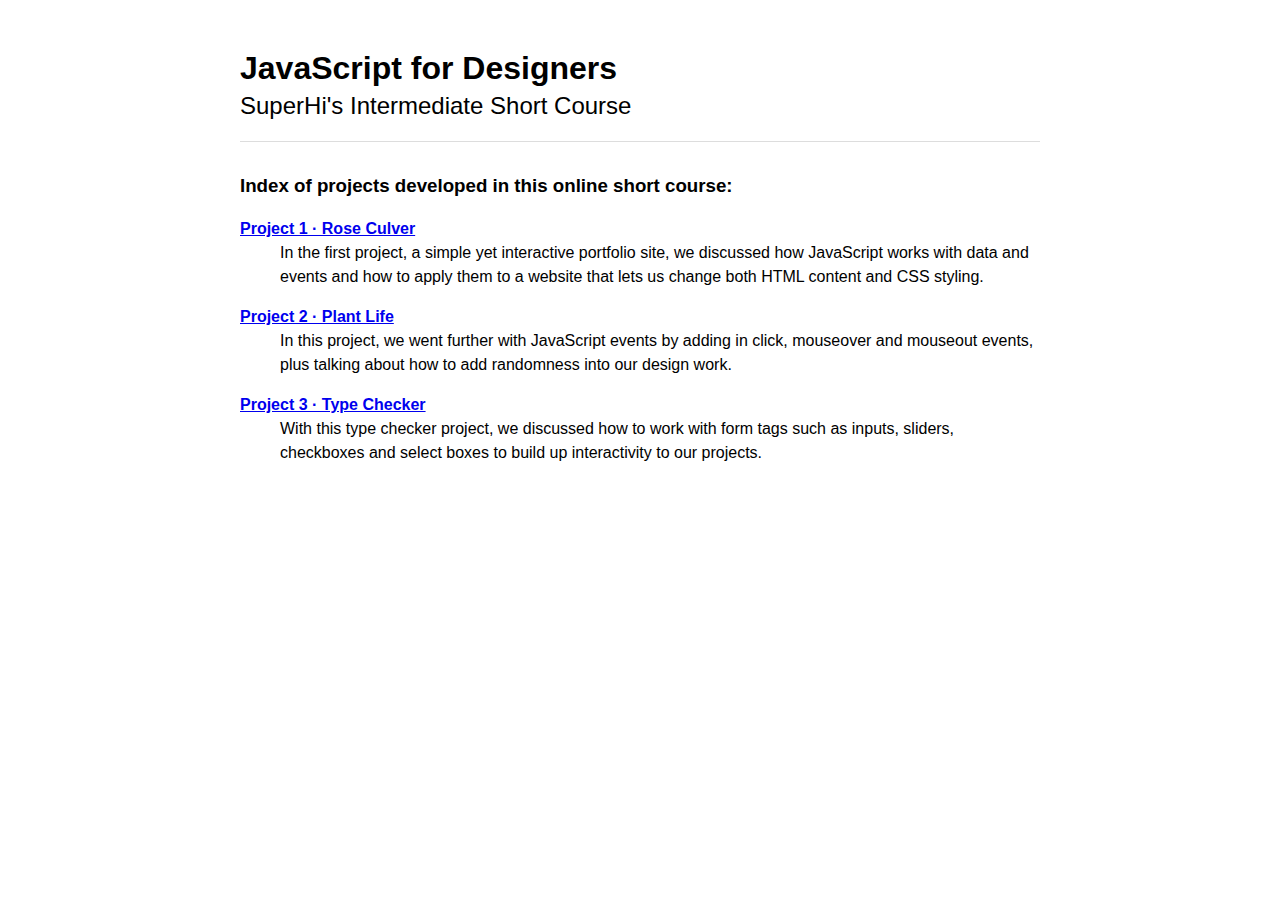
<file: index.html>
<!doctype html>
<html lang="en">
  <head>
    <meta charset="utf-8">
    <title>JavaScript for Designers Course</title>
    <meta name="description" content="Index of projects developed in the SuperHi's online short course: JavaScript for Designers.">
    <meta name="viewport" content="width=device-width, initial-scale=1">

    <style>
      body {
        font-family: Arial, Helvetica, sans-serif;
        line-height: 1.5;
      }
      h1, h2, h3 {
        line-height: 1.3;
      }
      h1 {
        margin-bottom: 0;
      }
      h2 {
        margin-top: 0;
        font-weight: 400;
      }
      header {
        border-bottom: 1px solid #ddd;
        margin: 3em 0 2em;
      }
      main {
        max-width: 800px;
        margin: 0 auto;
      }
      dd {
        margin-bottom: 1em;
      }
    </style>
  </head>

  <body>
    <main>
      <header>
        <h1>JavaScript for Designers
        <h2>SuperHi's Intermediate Short Course</h2>
      </header>

      <section>
        <h3>Index of projects developed in this online short course:</h3>
        <dl>
          <dt><strong><a href="project1-rose-culver/index.html">Project 1 · Rose Culver</a></strong></dt>
          <dd>In the first project, a simple yet interactive portfolio site, we discussed how JavaScript works with data and events and how to apply them to a website that lets us change both HTML content and CSS styling.</dd>

          <dt><strong><a href="project2-plant-life/index.html">Project 2 · Plant Life</a></strong></dt>
          <dd>In this project, we went further with JavaScript events by adding in click, mouseover and mouseout events, plus talking about how to add randomness into our design work.</dd>

          <dt><strong><a href="project3-type-checker/index.html">Project 3 · Type Checker</a></strong></dt>
          <dd>With this type checker project, we discussed how to work with form tags such as inputs, sliders, checkboxes and select boxes to build up interactivity to our projects.</dd>
        </dl>
      </section>
    </main>
  </body>
</file>
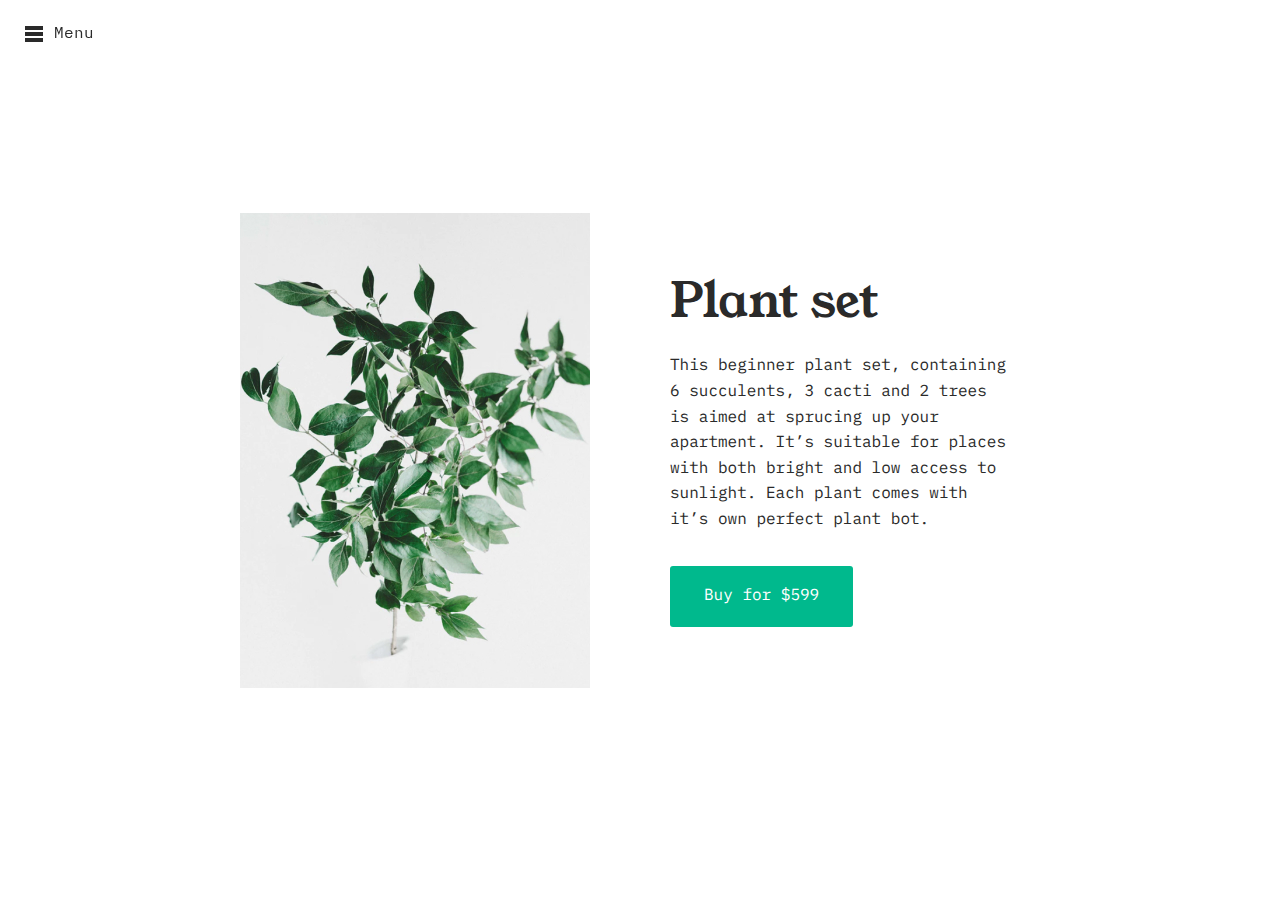
<file: plant-life/index.html>
<!doctype html>
<html lang="en">
  <head>
    <meta charset="utf-8">
    <title>Plant Life</title>
    <meta name="description" content="Project 2 of the SuperHi's online short course JavaScript for Designers.">
    <meta name="viewport" content="width=device-width, initial-scale=1">
    <link rel="stylesheet" href="style.css">
  </head>

  <body>
    <nav>
      <button class="menu-button" aria-haspopup="menu" aria-controls="main-navigation">
        <img src="assets/menu.svg" alt="" aria-hidden="true">
        Menu
      </button>
      <ul id="main-navigation">
        <li><a href="shop.html">Shop</a></li>
        <li><a href="about.html">About</a></li>
        <li><a href="help.html">Help</a></li>
        <li><a href="blog.html">Blog</a></li>
      </ul>
    </nav>

    <main>
      <section>
        <div class="images-slides">
          <img src="assets/plant1.jpg" srcset="assets/plant1.jpg, assets/plant1-2x.jpg 2x" alt="">
          <img src="assets/plant2.jpg" srcset="assets/plant2.jpg, assets/plant2-2x.jpg 2x" alt="">
          <img src="assets/plant3.jpg" srcset="assets/plant3.jpg, assets/plant3-2x.jpg 2x" alt="">
          <img src="assets/plant4.jpg" srcset="assets/plant4.jpg, assets/plant4-2x.jpg 2x" alt="">
          <img src="assets/plant5.jpg" srcset="assets/plant5.jpg, assets/plant5-2x.jpg 2x" alt="">
        </div>

        <div class="content">
          <h1>Plant set</h1>
          <p>This beginner plant set, containing 6 succulents, 3 cacti and 2 trees is aimed at sprucing up your apartment. It’s suitable for places with both bright and low access to sunlight. Each plant comes with it’s own perfect plant bot.</p>
          <a href="shop.html" class="button">Buy for $599</a>
        </div>
      </section>
    </main>

    <script src="menu.js"></script>
    <script src="images-slides.js"></script>
  </body>
</html>
</file>
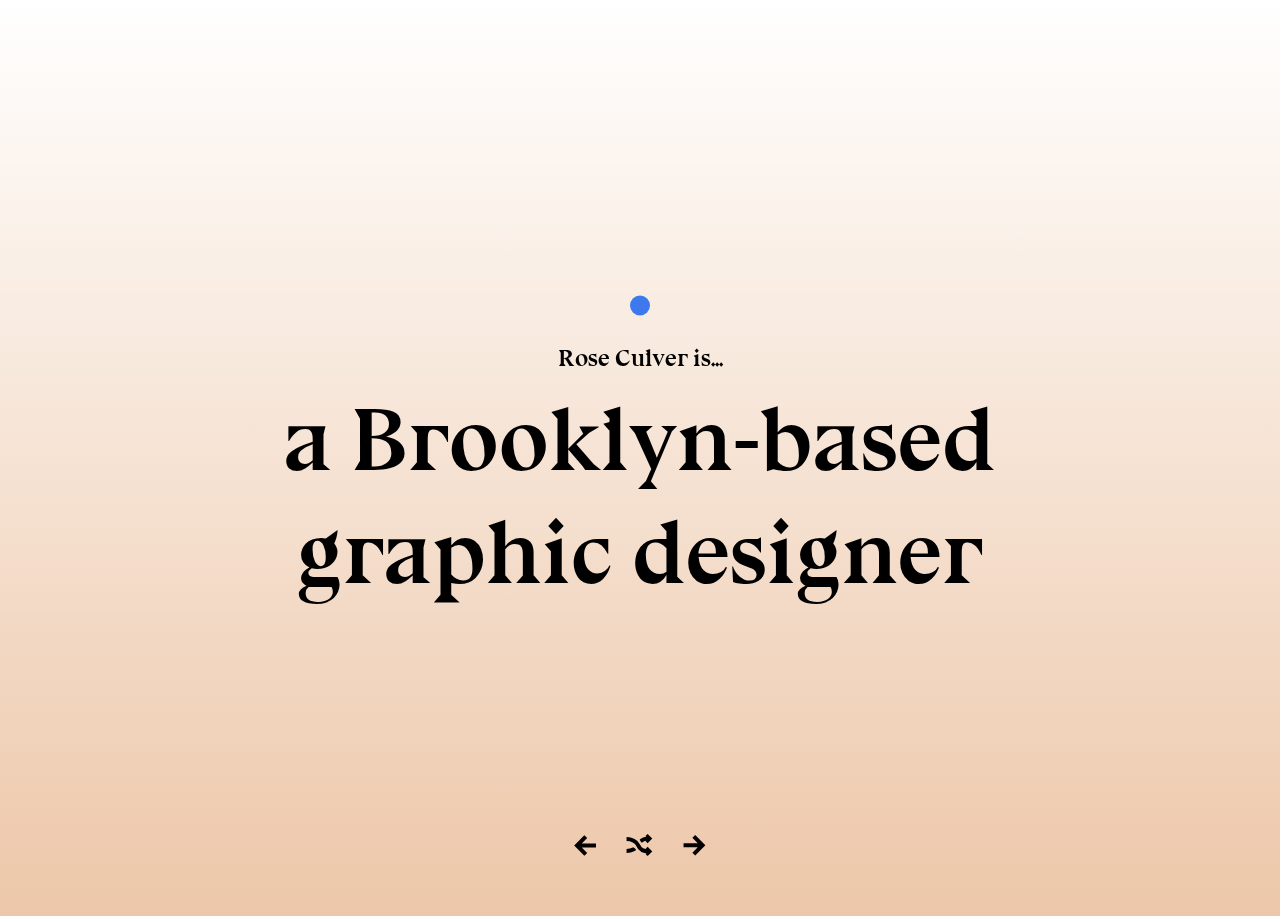
<file: project1-rose-culver/index.html>
<!doctype html>
<html lang="en">
  <head>
    <meta charset="utf-8">
    <title>Rose Culver</title>
    <meta name="description" content="Project 1 of the SuperHi short course JavaScript for Designers.">
    <meta name="viewport" content="width=device-width, initial-scale=1">
    <link rel="stylesheet" href="style.css">
  </head>

  <body>
    <section>
      <span class="circle"></span>
      <h1>Rose Culver is...</h1>
      <h2>a Brooklyn-based graphic designer</h2>
    </section>

    <footer>
      <button><img class="prev" src="assets/prev.svg" alt="Go to previous slide"></button>
      <button><img class="random" src="assets/random.svg" alt="Go to a random slide"></button>
      <button><img class="next" src="assets/next.svg" alt="Go to next slide"></button>
    </footer>

    <script src="slides.js"></script>
  </body>
</html>
</file>
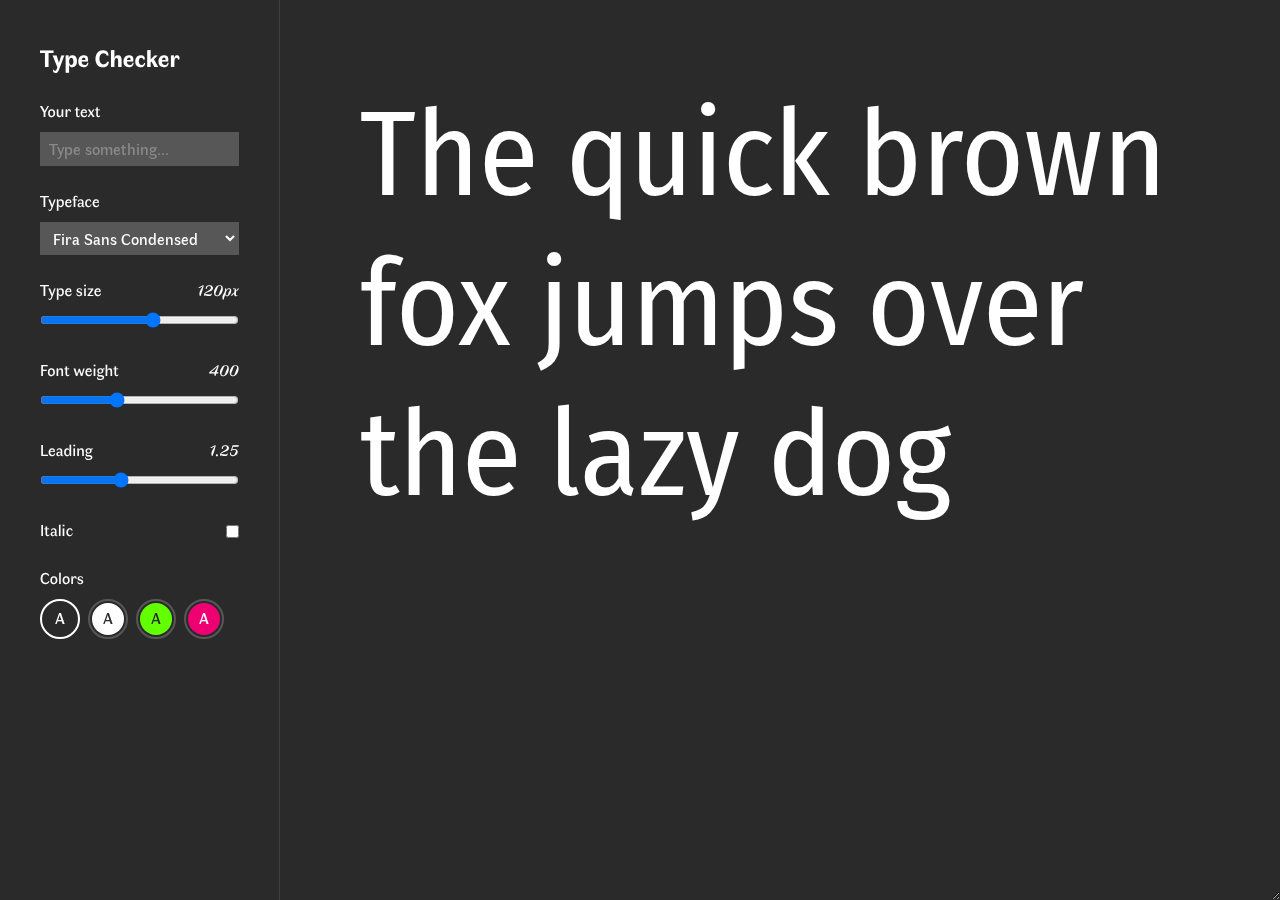
<file: project3-type-checker/index.html>
<!doctype html>
<html lang="en">
  <head>
    <meta charset="utf-8">
    <title>Type Checker</title>
    <meta name="description" content="Project 3 of the SuperHi's online short course JavaScript for Designers.">
    <meta name="viewport" content="width=device-width, initial-scale=1">
    <link rel="stylesheet" href="style.css">
    <link rel="preconnect" href="https://fonts.googleapis.com">
    <link rel="preconnect" href="https://fonts.gstatic.com" crossorigin>
    <link href="https://fonts.googleapis.com/css2?family=Fira+Sans+Condensed:ital,wght@0,100;0,200;0,300;0,400;0,500;0,600;0,700;0,800;0,900;1,100;1,200;1,300;1,400;1,500;1,600;1,700;1,800;1,900&family=Prompt:ital,wght@0,100;0,200;0,300;0,400;0,500;0,600;0,700;0,800;0,900;1,100;1,200;1,300;1,400;1,500;1,600;1,700;1,800;1,900&family=Taviraj:ital,wght@0,100;0,200;0,300;0,400;0,500;0,600;0,700;0,800;0,900;1,100;1,200;1,300;1,400;1,500;1,600;1,700;1,800;1,900&family=Tomorrow:ital,wght@0,100;0,200;0,300;0,400;0,500;0,600;0,700;0,800;0,900;1,100;1,200;1,300;1,400;1,500;1,600;1,700;1,800;1,900&display=swap" rel="stylesheet">
  </head>

  <body>
    <section class="options">
      <h1>Type Checker</h1>

      <div class="option">
        <label for="text-input">Your text</label>
        <input id="text-input" type="text" name="sentence" placeholder="Type something...">
      </div>

      <div class="option">
        <label for="typeface-select">Typeface</label>
        <select id="typeface-select" name="typeface">
          <option value="Fira Sans Condensed, sans-serif">Fira Sans Condensed</option>
          <option value="Prompt, sans-serif">Prompt</option>
          <option value="Taviraj, serif">Taviraj</option>
          <option value="Tomorrow, sans-serif">Tomorrow</option>
        </select>
      </div>

      <div class="option">
        <label for="type-size-range">Type size <span class="type-size-current-value">120px</span></label>
        <input id="type-size-range" type="range" name="type-size" min="12" max="200" value="120">
      </div>

      <div class="option">
        <label for="font-weight-range">Font weight <span class="font-weight-current-value">400</span></label>
        <input id="font-weight-range" type="range" name="font-weight" min="100" max="900" value="400" step="100">
      </div>

      <div class="option">
        <label for="line-height-range">Leading <span class="line-height-current-value">1.25</span></label>
        <input id="line-height-range" type="range" name="line-height" min="0.75" max="2" value="1.25" step="0.25">
      </div>

      <div class="option option-checkbox">
        <label for="italic-checkbox">Italic</label>
        <input id="italic-checkbox" type="checkbox" name="italic">
      </div>

      <div class="option">
        <label for="colors">Colors</label>
        <div id="colors">
          <button aria-label="Dark gray background" aria-current="true">
            <div class="button-colors" style="background-color: #2a2a2a; color: #ffffff"><span>A</span></div>
          </button>
          <button aria-label="White background">
            <div class="button-colors" style="background-color: #ffffff; color: #2a2a2a"><span>A</span></div>
          </button>
          <button aria-label="Lime green background">
            <div class="button-colors" style="background-color: #63ff03; color: #2a2a2a"><span>A</span></div>
          </button>
          <button aria-label="Pink background">
            <div class="button-colors" style="background-color: #ee0073; color: #ffffff"><span>A</span></div>
          </button>
        </div>
      </div>
    </section>

    <textarea class="text-output">The quick brown fox jumps over the lazy dog</textarea>

    <script src="type-checker.js"></script>
  </body>
</html>
</file>
<file: plant-life/style.css>
@font-face {
  font-family: "IBM Plex Mono";
  src: url(assets/ibm-plex-mono.woff2), url(assets/ibm-plex-mono.woff);
}

@font-face {
  font-family: "Young Serif";
  src: url(assets/youngserif.woff2), url(assets/youngserif.woff);
}

body {
  font-family: "IBM Plex Mono";
  font-size: 16px;
  line-height: 1.6;
  color: #2a2a2a;
  margin: 0;
  overflow-x: hidden;
  text-rendering: geometricPrecision;
}

#main-navigation {
  position: fixed;
  top: 0;
  left: 0;
  width: 240px;
  height: 100vh;
  background-color: #00b98d;
  color: #ffffff;
  margin: 0;
  padding: 0;
  list-style: none;
  font-family: "Young Serif";
  font-size: 24px;
  display: flex;
  flex-direction: column;
  justify-content: center;
}

a {
  color: inherit;
  text-decoration: none;
  display: inline-block;
}

#main-navigation a {
  margin: 5px 32px;
  transition: color 0.3s;
}

#main-navigation a:hover {
  color:#2a2a2a;
}

main {
  position: relative;
  z-index: 1;
  background-color: white;
  min-height: 100vh;
  transition: transform 0.5s;
}

button.menu-button {
  position: fixed;
  z-index: 2;
  top: 24px;
  left: 24px;
  cursor: pointer;
  transition: transform 0.5s;
  background: none;
  border: none;
  padding: 0;
  font-family: "IBM Plex Mono";
  font-size: 16px;
  color: #2a2a2a;
  display: flex;
  align-items: center;
}

button.menu-button img {
  margin-right: 10px;
}

main.open, button.menu-button.open {
  transform: translateX(240px);
}

section {
  display: flex;
  align-items: center;
  justify-content: center;
  height: 100vh;
  max-width: 800px;
  margin: 0 auto;
}

section div {
  width: 350px;
  padding: 0 30px;
}

h1 {
  font-family: "Young Serif";
  font-size: 48px;
  line-height: 1.2;
  margin: 0;
}

p {
  margin: 1.5em 0 2em;
}

a.button {
  background-color: #00b98d;
  color: #ffffff;
  padding: 1em 2em;
  border-radius: 3px;
  border: 2px solid transparent;
  transition: background-color 0.3s;
}

a.button:hover {
  background-color: #2a2a2a;
}

section .images-slides {
  height: 475px;
  position: relative;
  cursor: pointer;
}

section .images-slides img {
  position: absolute;
  top: 0;
  left: 0;
  transition: transform 0.5s, box-shadow 0.5s;
}

section .images-slides img:first-child {
  z-index: 1;
}

section .images-slides:hover img {
  box-shadow: 0 0 20px rgba(0, 0, 0, 0.1);
}

@keyframes fade {
  0% {
    opacity: 0;
  }
  100% {
    opacity: 1;
  }
}
</file>
<file: project1-rose-culver/style.css>
@font-face {
  font-family: "Bluu Next";
  src: url(assets/bluunext.woff2), url(assets/bluunext.woff);
}

body {
  font-family: "Bluu Next", 'Times New Roman', Times, serif;
  font-size: 24px;
  line-height: 1.25;
  color: #000000;
  background-color: #edc7a9;
  background-image: linear-gradient(180deg, #ffffff, rgba(255, 255, 255, 0));
  height: 100vh;
  overflow: hidden;
  transition: background-color 0.5s;
}

h1, h2 {
  margin: 0;
}

h1 {
  font-size: 24px;
  margin: 20px 0 10px;
}

h2 {
  font-size: 10vmin;
}

section {
  position: fixed;
  top: 50%;
  left: 50%;
  transform: translate(-50%, -50%);
  width: 60%;
  text-align: center;
}

section .circle {
  width: 20px;
  height: 20px;
  background-color: #3e78ed;
  border-radius: 50%;
  display: inline-block;
  transition: background-color 0.5s;
}

section a {
  color: #000000;
}

footer {
  position: fixed;
  bottom: 0;
  left: 0;
  width: 100%;
  padding: 30px 0;
  display: flex;
  justify-content: center;
  align-items: center;
}

footer button {
  background: none;
  border: none;
  padding: 10px;
  margin: 0 5px;
  cursor: pointer;
}
</file>
<file: project3-type-checker/style.css>
@font-face {
  font-family: "Faune";
  src: url(assets/faune-regular.woff2), url(assets/faune-regular.woff);
  font-weight: 400;
  font-style: normal;
}

@font-face {
  font-family: "Faune";
  src: url(assets/faune-italic.woff2), url(assets/faune-italic.woff);
  font-weight: 400;
  font-style: italic;
}

@font-face {
  font-family: "Faune";
  src: url(assets/faune-bold.woff2), url(assets/faune-bold.woff);
  font-weight: 700;
  font-style: normal;
}

html {
  box-sizing: border-box;
  text-rendering: geometricPrecision;
}

*, *:before, *:after {
  box-sizing: inherit;
}

body {
  font-family: "Faune", Arial;
  font-size: 16px;
  line-height: 1.5;
  background-color: #2a2a2a;
  color: #ffffff;
  margin: 0 0 0 280px;
}

section.options {
  position: fixed;
  top: 0;
  left: 0;
  height: 100vh;
  width: 280px;
  padding: 40px;
  border-right: 1px solid rgba(255, 255, 255, 0.1);
}

h1 {
  font-weight: 700;
  font-size: 24px;
  margin: 0;
}

.option {
  margin-top: 24px;
}

.option label {
  display: block;
  margin-bottom: 8px;
}

.option label span {
  float: right;
  font-style: italic;
}

.option input[type="text"], .option select {
  font: inherit;
  width: 100%;
  background-color: #575757;
  color: #ffffff;
  border: 1px solid #575757;
  outline: none;
  padding: 4px 8px;
  transition: border-color 0.2s ease-in-out;
}

.option input[type="text"]:focus-visible, .option select:focus-visible {
  border-color: #ffffff;
}

::placeholder {
  color: rgba(255, 255, 255, 0.3);
  opacity: 1;
}

.option input[type="range"] {
  width: 100%;
  margin: 0;
}

.option.option-checkbox {
  display: flex;
  align-items: center;
  justify-content: space-between;
}

.option.option-checkbox label {
  margin-bottom: 0;
}

.option input[type="checkbox"] {
  margin: 0 0 0 8px;
}

.option #colors {
  display: flex;
}

.option #colors button {
  font: inherit;
  padding: 0;
  background: none;
  border: 2px solid #575757;
  width: 40px;
  height: 40px;
  border-radius: 50%;
  margin-right: 8px;
  cursor: pointer;
  display: flex;
  align-items: center;
  justify-content: center;
  transition: border-color 0.2s ease-in-out;
}

.option #colors button[aria-current] {
  border-color: #ffffff;
}

.option #colors button .button-colors {
  width: 32px;
  height: 32px;
  border-radius: 50%;
}

.option #colors button span {
  line-height: 30px;
}

textarea.text-output {
  display: block;
  font: inherit;
  font-size: 120px;
  line-height: 1.25;
  width: 100%;
  background: none;
  border: none;
  color: #ffffff;
  outline: none;
  min-height: 100vh;
  padding: 80px;
  font-family: 'Fira Sans Condensed', sans-serif;
  transition: all 0.3s ease-in-out;
}
</file>
